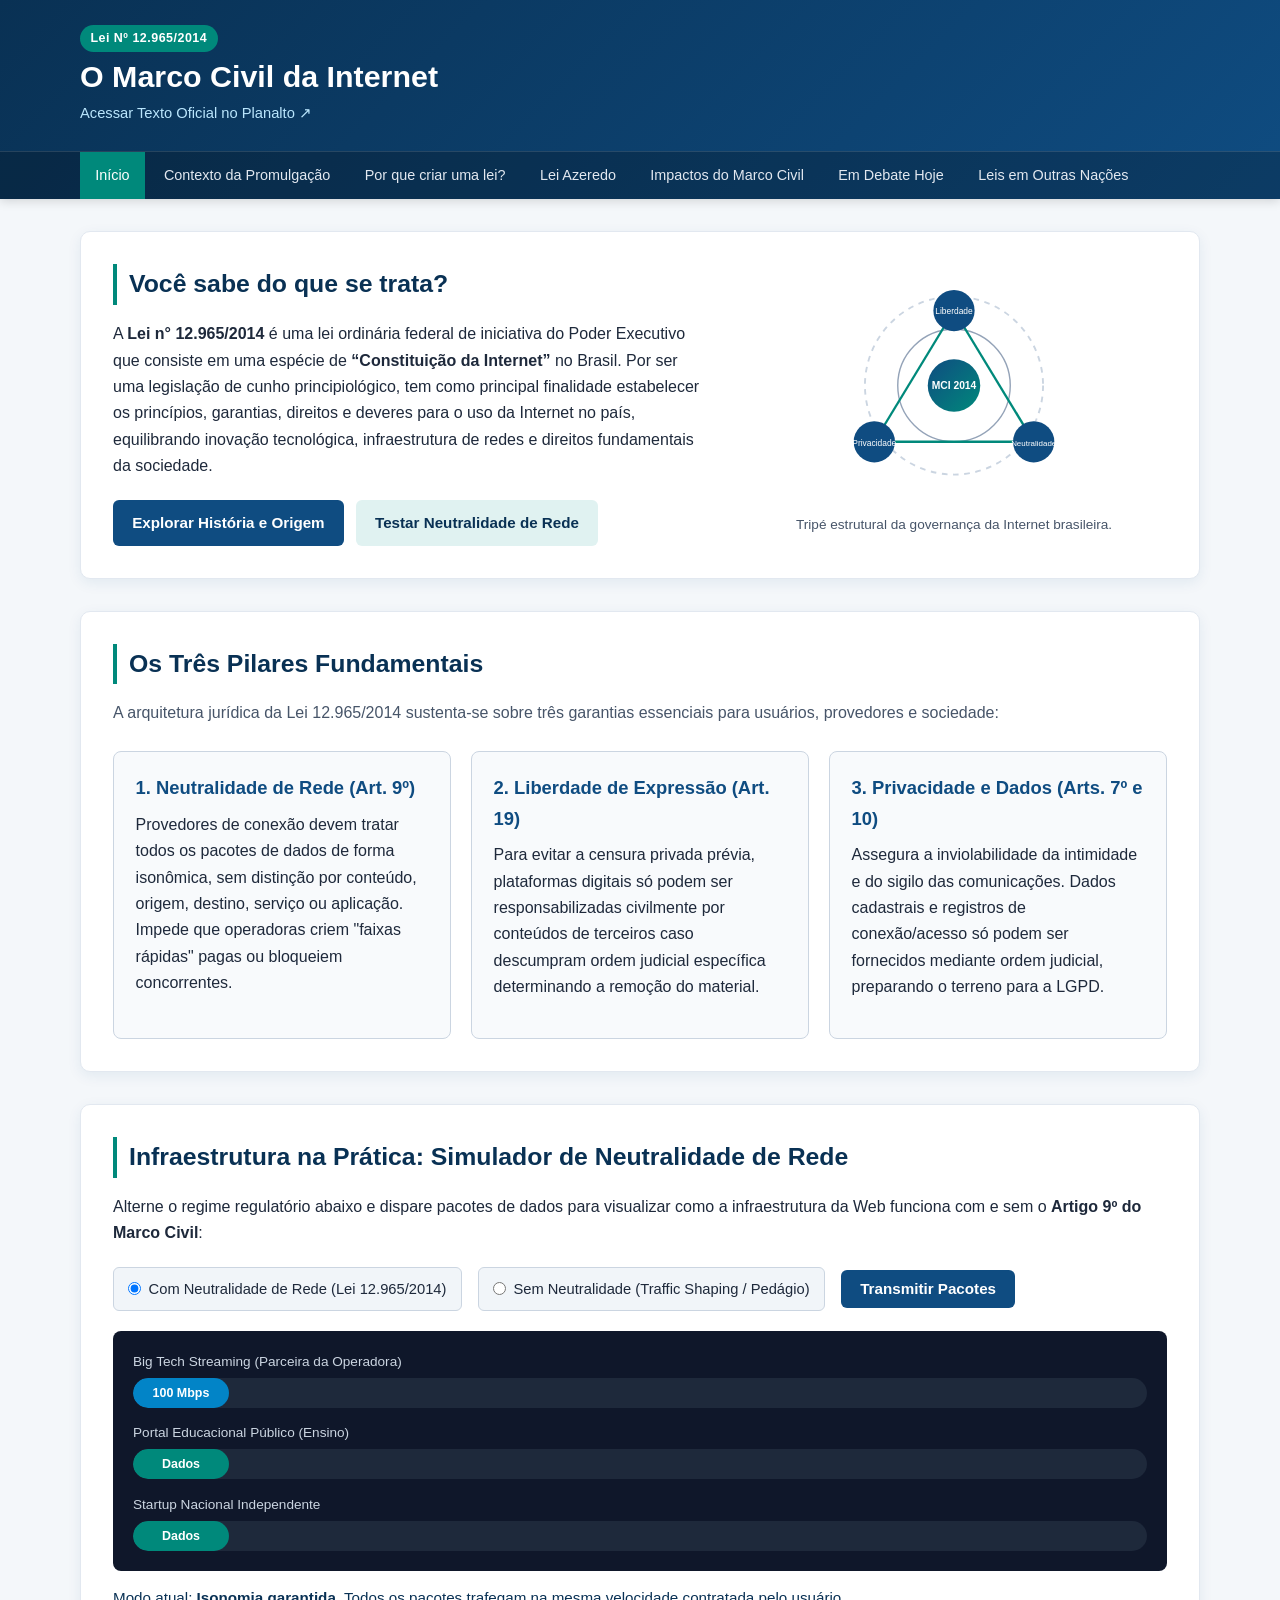
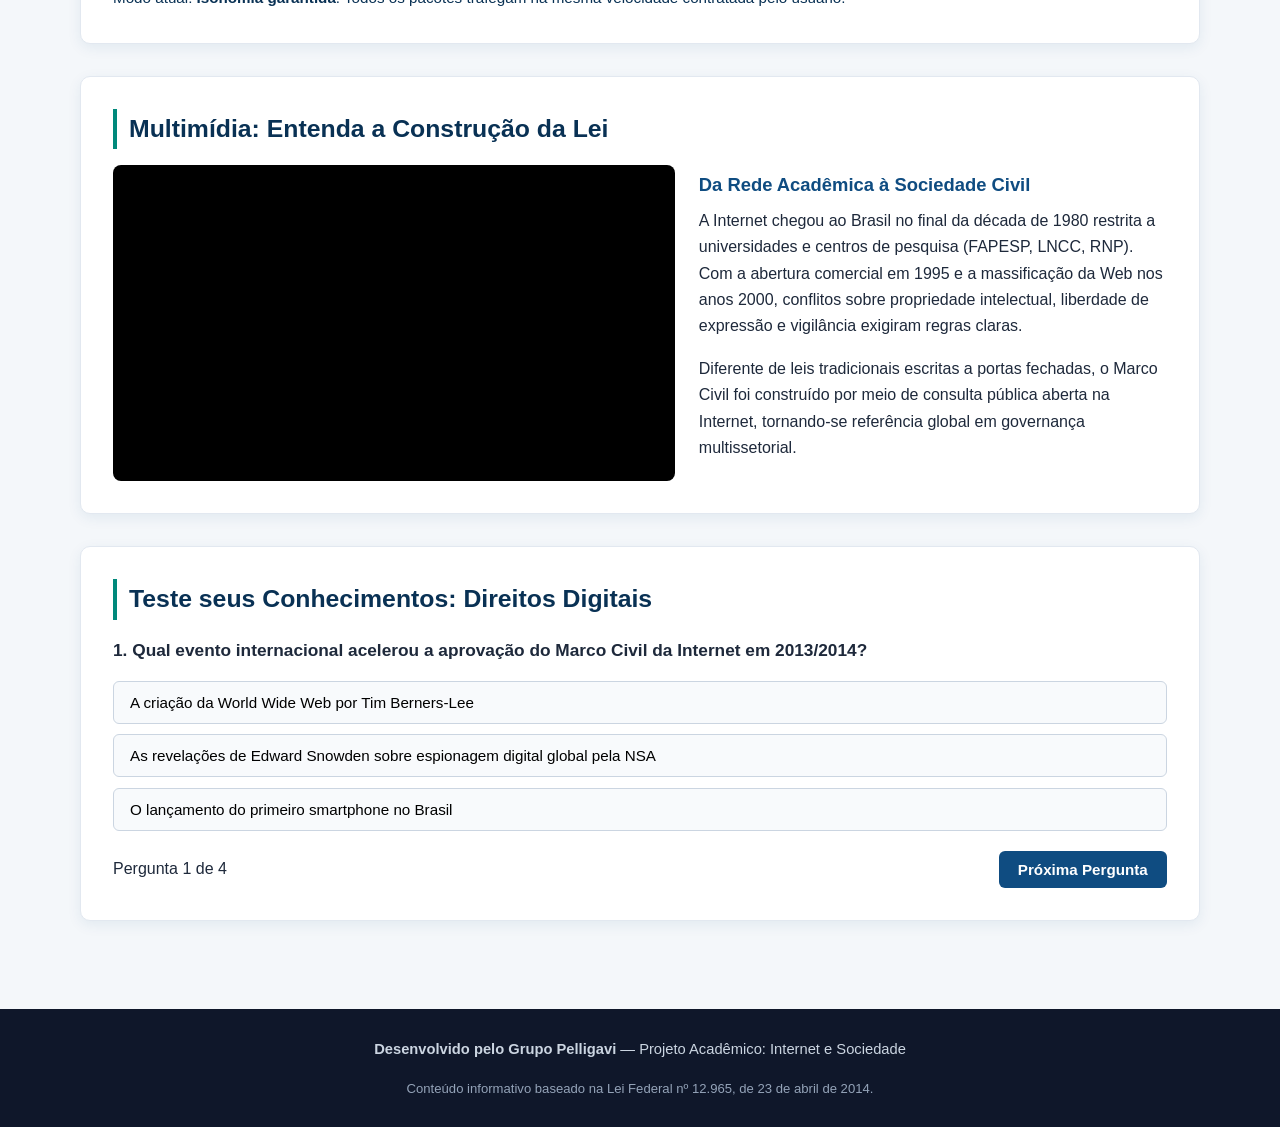
<file: index.html>
<!DOCTYPE html>
<html lang="pt-BR">
<head>
    <meta charset="UTF-8">
    <meta name="viewport" content="width=device-width, initial-scale=1.0">
    <meta name="description" content="Portal educativo sobre o Marco Civil da Internet (Lei nº 12.965/2014), infraestrutura de rede, direitos digitais e sociedade.">
    <title>Marco Civil da Internet | Internet e Sociedade</title>
    <link rel="stylesheet" href="css/style.css">
</head>
<body>
    <header class="site-header">
        <div class="container header-content">
            <div class="brand">
                <span class="badge">Lei Nº 12.965/2014</span>
                <h1>O Marco Civil da Internet</h1>
                <a class="official-link" href="https://www.planalto.gov.br/ccivil_03/_ato2011-2014/2014/lei/l12965.htm" target="_blank" rel="noopener noreferrer">
                    Acessar Texto Oficial no Planalto &#8599;
                </a>
            </div>
            <button class="menu-toggle" aria-label="Abrir menu de navegação" aria-expanded="false" aria-controls="main-nav">
                &#9776; Menu
            </button>
        </div>
        <nav id="main-nav" class="main-nav" aria-label="Navegação principal">
            <ul class="container nav-list">
                <li><a href="index.html" class="active">Início</a></li>
                <li><a href="origem.html#contexto">Contexto da Promulgação</a></li>
                <li><a href="origem.html#necessidade">Por que criar uma lei?</a></li>
                <li><a href="origem.html#lei-azeredo">Lei Azeredo</a></li>
                <li><a href="impactos-debates.html#impactos">Impactos do Marco Civil</a></li>
                <li><a href="impactos-debates.html#debates-hoje">Em Debate Hoje</a></li>
                <li><a href="mundo.html#outras-nacoes">Leis em Outras Nações</a></li>
            </ul>
        </nav>
    </header>

    <main class="container">
        <section class="hero-card fade-in">
            <div class="hero-text">
                <h2>Você sabe do que se trata?</h2>
                <p>
                    A <strong>Lei n° 12.965/2014</strong> é uma lei ordinária federal de iniciativa do Poder Executivo que consiste em uma espécie de <strong>“Constituição da Internet”</strong> no Brasil. Por ser uma legislação de cunho principiológico, tem como principal finalidade estabelecer os princípios, garantias, direitos e deveres para o uso da Internet no país, equilibrando inovação tecnológica, infraestrutura de redes e direitos fundamentais da sociedade.
                </p>
                <div class="hero-actions">
                    <a href="origem.html" class="btn btn-primary">Explorar História e Origem</a>
                    <a href="#simulador" class="btn btn-secondary">Testar Neutralidade de Rede</a>
                </div>
            </div>
            <figure class="hero-illustration">
                <svg viewBox="0 0 320 240" role="img" aria-label="Ilustração representando os três pilares do Marco Civil conectados à rede mundial">
                    <defs>
                        <linearGradient id="gradMain" x1="0%" y1="0%" x2="100%" y2="100%">
                            <stop offset="0%" stop-color="#0f4c81" />
                            <stop offset="100%" stop-color="#00897b" />
                        </linearGradient>
                    </defs>
                    <circle cx="160" cy="120" r="95" fill="none" stroke="#cbd5e1" stroke-width="2" stroke-dasharray="6 6" />
                    <circle cx="160" cy="120" r="60" fill="none" stroke="#94a3b8" stroke-width="1.5" />
                    <line x1="160" y1="40" x2="75" y2="180" stroke="#00897b" stroke-width="2.5" />
                    <line x1="160" y1="40" x2="245" y2="180" stroke="#00897b" stroke-width="2.5" />
                    <line x1="75" y1="180" x2="245" y2="180" stroke="#00897b" stroke-width="2.5" />
                    <circle cx="160" cy="120" r="28" fill="url(#gradMain)" />
                    <text x="160" y="124" text-anchor="middle" fill="#ffffff" font-size="11" font-weight="bold">MCI 2014</text>
                    <circle cx="160" cy="40" r="22" fill="#0f4c81" />
                    <text x="160" y="44" text-anchor="middle" fill="#ffffff" font-size="9">Liberdade</text>
                    <circle cx="75" cy="180" r="22" fill="#0f4c81" />
                    <text x="75" y="184" text-anchor="middle" fill="#ffffff" font-size="9">Privacidade</text>
                    <circle cx="245" cy="180" r="22" fill="#0f4c81" />
                    <text x="245" y="184" text-anchor="middle" fill="#ffffff" font-size="8.5">Neutralidade</text>
                </svg>
                <figcaption>Tripé estrutural da governança da Internet brasileira.</figcaption>
            </figure>
        </section>

        <section class="section-block">
            <h2>Os Três Pilares Fundamentais</h2>
            <p class="section-subtitle">A arquitetura jurídica da Lei 12.965/2014 sustenta-se sobre três garantias essenciais para usuários, provedores e sociedade:</p>
            <div class="cards-grid">
                <article class="card">
                    <h3>1. Neutralidade de Rede (Art. 9º)</h3>
                    <p>Provedores de conexão devem tratar todos os pacotes de dados de forma isonômica, sem distinção por conteúdo, origem, destino, serviço ou aplicação. Impede que operadoras criem "faixas rápidas" pagas ou bloqueiem concorrentes.</p>
                </article>
                <article class="card">
                    <h3>2. Liberdade de Expressão (Art. 19)</h3>
                    <p>Para evitar a censura privada prévia, plataformas digitais só podem ser responsabilizadas civilmente por conteúdos de terceiros caso descumpram ordem judicial específica determinando a remoção do material.</p>
                </article>
                <article class="card">
                    <h3>3. Privacidade e Dados (Arts. 7º e 10)</h3>
                    <p>Assegura a inviolabilidade da intimidade e do sigilo das comunicações. Dados cadastrais e registros de conexão/acesso só podem ser fornecidos mediante ordem judicial, preparando o terreno para a LGPD.</p>
                </article>
            </div>
        </section>

        <section id="simulador" class="section-block simulator-box">
            <h2>Infraestrutura na Prática: Simulador de Neutralidade de Rede</h2>
            <p>Alterne o regime regulatório abaixo e dispare pacotes de dados para visualizar como a infraestrutura da Web funciona com e sem o <strong>Artigo 9º do Marco Civil</strong>:</p>
            
            <div class="sim-controls">
                <label class="radio-pill">
                    <input type="radio" name="neutrality-mode" value="on" checked>
                    <span>Com Neutralidade de Rede (Lei 12.965/2014)</span>
                </label>
                <label class="radio-pill">
                    <input type="radio" name="neutrality-mode" value="off">
                    <span>Sem Neutralidade (Traffic Shaping / Pedágio)</span>
                </label>
                <button id="btn-simulate" type="button" class="btn btn-primary">Transmitir Pacotes</button>
            </div>

            <div class="network-lanes" aria-live="polite">
                <div class="lane">
                    <span class="lane-label">Big Tech Streaming (Parceira da Operadora)</span>
                    <div class="track"><div class="packet packet-fast" id="pkt-1">100 Mbps</div></div>
                </div>
                <div class="lane">
                    <span class="lane-label">Portal Educacional Público (Ensino)</span>
                    <div class="track"><div class="packet packet-edu" id="pkt-2">Dados</div></div>
                </div>
                <div class="lane">
                    <span class="lane-label">Startup Nacional Independente</span>
                    <div class="track"><div class="packet packet-startup" id="pkt-3">Dados</div></div>
                </div>
            </div>
            <p id="sim-feedback" class="sim-feedback">Modo atual: <strong>Isonomia garantida</strong>. Todos os pacotes trafegam na mesma velocidade contratada pelo usuário.</p>
        </section>

        <section class="section-block media-section">
            <h2>Multimídia: Entenda a Construção da Lei</h2>
            <div class="media-grid">
                <div class="video-wrapper">
                    <iframe 
                        src="https://www.youtube-nocookie.com/embed/62k5x37qH1Q" 
                        title="Explicação institucional sobre o Marco Civil da Internet" 
                        allow="accelerometer; autoplay; clipboard-write; encrypted-media; gyroscope; picture-in-picture" 
                        allowfullscreen>
                    </iframe>
                </div>
                <div class="media-notes">
                    <h3>Da Rede Acadêmica à Sociedade Civil</h3>
                    <p>
                        A Internet chegou ao Brasil no final da década de 1980 restrita a universidades e centros de pesquisa (FAPESP, LNCC, RNP). Com a abertura comercial em 1995 e a massificação da Web nos anos 2000, conflitos sobre propriedade intelectual, liberdade de expressão e vigilância exigiram regras claras.
                    </p>
                    <p>
                        Diferente de leis tradicionais escritas a portas fechadas, o Marco Civil foi construído por meio de consulta pública aberta na Internet, tornando-se referência global em governança multissetorial.
                    </p>
                </div>
            </div>
        </section>

        <section class="section-block quiz-box">
            <h2>Teste seus Conhecimentos: Direitos Digitais</h2>
            <div id="quiz-container">
                <p id="quiz-question" class="quiz-question"></p>
                <div id="quiz-options" class="quiz-options"></div>
                <div id="quiz-explanation" class="quiz-explanation" hidden></div>
                <div class="quiz-footer">
                    <span id="quiz-progress"></span>
                    <button id="btn-next-question" type="button" class="btn btn-primary" hidden>Próxima Pergunta</button>
                </div>
            </div>
        </section>
    </main>

    <footer class="site-footer">
        <div class="container footer-content">
            <p><strong>Desenvolvido pelo Grupo Pelligavi</strong> &mdash; Projeto Acadêmico: Internet e Sociedade</p>
            <p class="footer-note">Conteúdo informativo baseado na Lei Federal nº 12.965, de 23 de abril de 2014.</p>
        </div>
    </footer>

    <script src="js/script.js"></script>
</body>
</html>
</file>
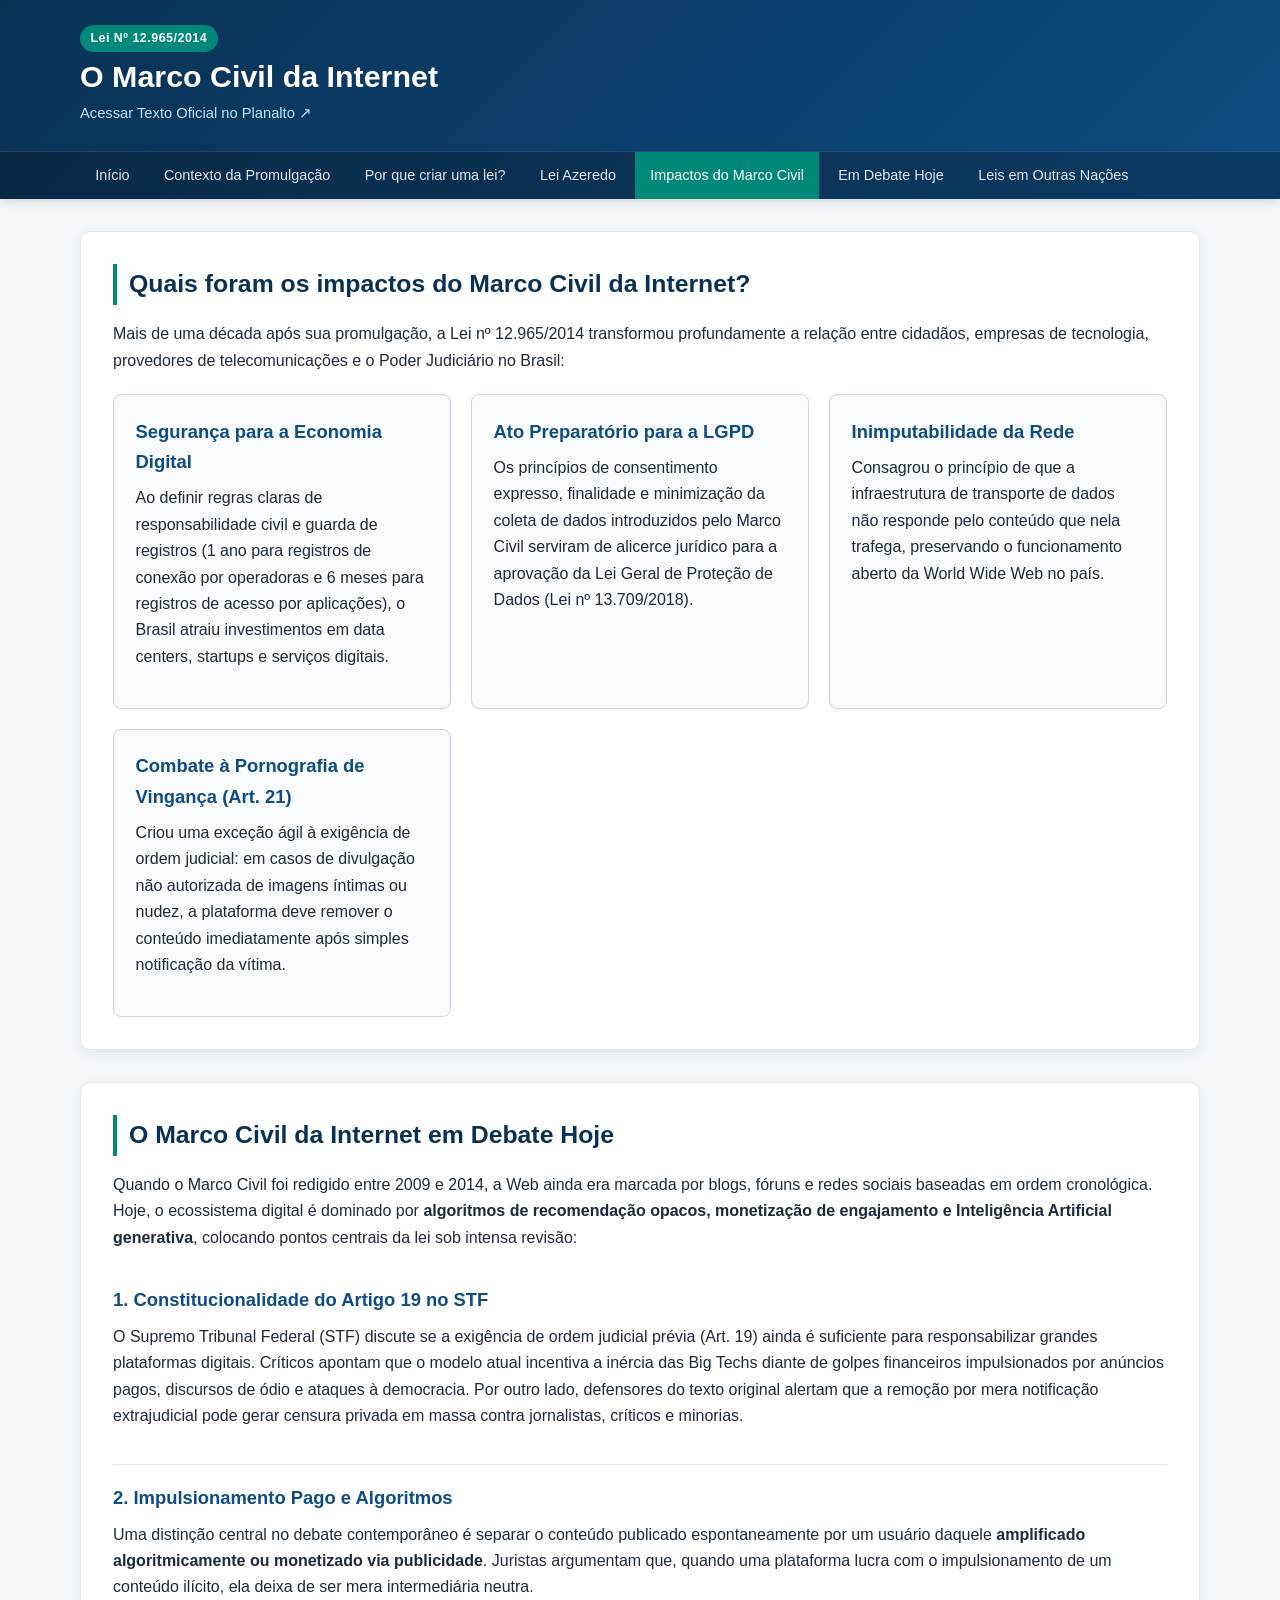
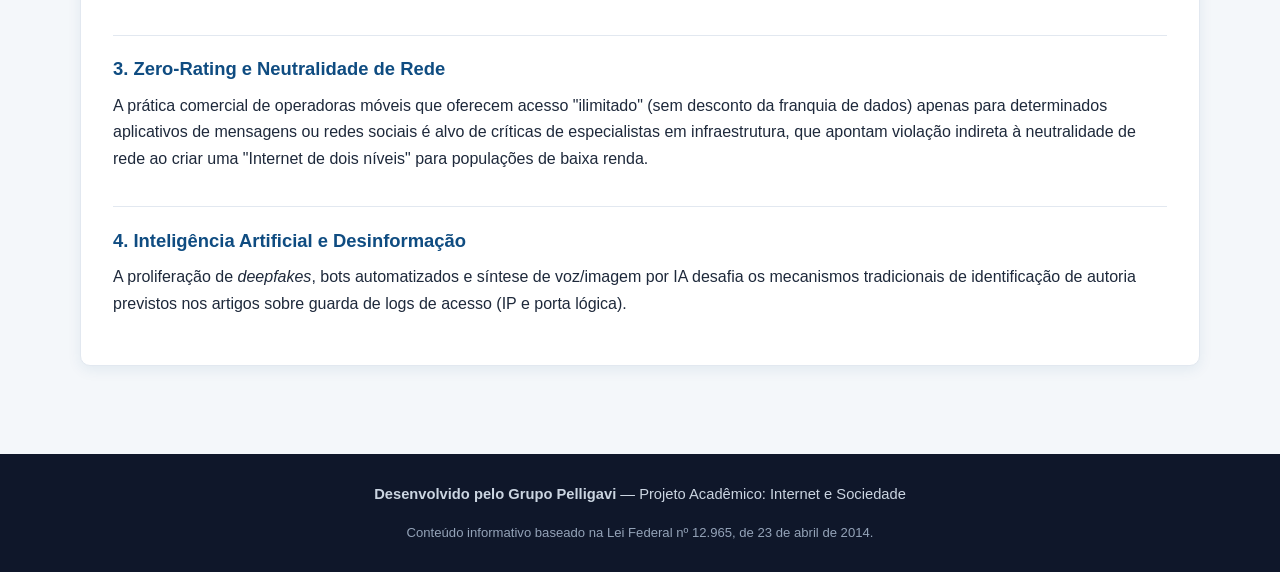
<file: impactos-debates.html>
<!DOCTYPE html>
<html lang="pt-BR">
<head>
    <meta charset="UTF-8">
    <meta name="viewport" content="width=device-width, initial-scale=1.0">
    <meta name="description" content="Impactos do Marco Civil da Internet na sociedade brasileira e os debates contemporâneos sobre o Artigo 19, STF e Inteligência Artificial.">
    <title>Impactos e Debates Atuais | Marco Civil da Internet</title>
    <link rel="stylesheet" href="css/style.css">
</head>
<body>
    <header class="site-header">
        <div class="container header-content">
            <div class="brand">
                <span class="badge">Lei Nº 12.965/2014</span>
                <h1>O Marco Civil da Internet</h1>
                <a class="official-link" href="https://www.planalto.gov.br/ccivil_03/_ato2011-2014/2014/lei/l12965.htm" target="_blank" rel="noopener noreferrer">
                    Acessar Texto Oficial no Planalto &#8599;
                </a>
            </div>
            <button class="menu-toggle" aria-label="Abrir menu de navegação" aria-expanded="false" aria-controls="main-nav">
                &#9776; Menu
            </button>
        </div>
        <nav id="main-nav" class="main-nav" aria-label="Navegação principal">
            <ul class="container nav-list">
                <li><a href="index.html">Início</a></li>
                <li><a href="origem.html#contexto">Contexto da Promulgação</a></li>
                <li><a href="origem.html#necessidade">Por que criar uma lei?</a></li>
                <li><a href="origem.html#lei-azeredo">Lei Azeredo</a></li>
                <li><a href="impactos-debates.html#impactos" class="active">Impactos do Marco Civil</a></li>
                <li><a href="impactos-debates.html#debates-hoje">Em Debate Hoje</a></li>
                <li><a href="mundo.html#outras-nacoes">Leis em Outras Nações</a></li>
            </ul>
        </nav>
    </header>

    <main class="container">
        <section id="impactos" class="section-block fade-in">
            <h2>Quais foram os impactos do Marco Civil da Internet?</h2>
            <p>
                Mais de uma década após sua promulgação, a Lei nº 12.965/2014 transformou profundamente a relação entre cidadãos, empresas de tecnologia, provedores de telecomunicações e o Poder Judiciário no Brasil:
            </p>
            <div class="cards-grid">
                <article class="card">
                    <h3>Segurança para a Economia Digital</h3>
                    <p>Ao definir regras claras de responsabilidade civil e guarda de registros (1 ano para registros de conexão por operadoras e 6 meses para registros de acesso por aplicações), o Brasil atraiu investimentos em data centers, startups e serviços digitais.</p>
                </article>
                <article class="card">
                    <h3>Ato Preparatório para a LGPD</h3>
                    <p>Os princípios de consentimento expresso, finalidade e minimização da coleta de dados introduzidos pelo Marco Civil serviram de alicerce jurídico para a aprovação da Lei Geral de Proteção de Dados (Lei nº 13.709/2018).</p>
                </article>
                <article class="card">
                    <h3>Inimputabilidade da Rede</h3>
                    <p>Consagrou o princípio de que a infraestrutura de transporte de dados não responde pelo conteúdo que nela trafega, preservando o funcionamento aberto da World Wide Web no país.</p>
                </article>
                <article class="card">
                    <h3>Combate à Pornografia de Vingança (Art. 21)</h3>
                    <p>Criou uma exceção ágil à exigência de ordem judicial: em casos de divulgação não autorizada de imagens íntimas ou nudez, a plataforma deve remover o conteúdo imediatamente após simples notificação da vítima.</p>
                </article>
            </div>
        </section>

        <section id="debates-hoje" class="section-block">
            <h2>O Marco Civil da Internet em Debate Hoje</h2>
            <p>
                Quando o Marco Civil foi redigido entre 2009 e 2014, a Web ainda era marcada por blogs, fóruns e redes sociais baseadas em ordem cronológica. Hoje, o ecossistema digital é dominado por <strong>algoritmos de recomendação opacos, monetização de engajamento e Inteligência Artificial generativa</strong>, colocando pontos centrais da lei sob intensa revisão:
            </p>

            <div class="debate-list">
                <article class="debate-item">
                    <h3>1. Constitucionalidade do Artigo 19 no STF</h3>
                    <p>
                        O Supremo Tribunal Federal (STF) discute se a exigência de ordem judicial prévia (Art. 19) ainda é suficiente para responsabilizar grandes plataformas digitais. Críticos apontam que o modelo atual incentiva a inércia das Big Techs diante de golpes financeiros impulsionados por anúncios pagos, discursos de ódio e ataques à democracia. Por outro lado, defensores do texto original alertam que a remoção por mera notificação extrajudicial pode gerar censura privada em massa contra jornalistas, críticos e minorias.
                    </p>
                </article>

                <article class="debate-item">
                    <h3>2. Impulsionamento Pago e Algoritmos</h3>
                    <p>
                        Uma distinção central no debate contemporâneo é separar o conteúdo publicado espontaneamente por um usuário daquele <strong>amplificado algoritmicamente ou monetizado via publicidade</strong>. Juristas argumentam que, quando uma plataforma lucra com o impulsionamento de um conteúdo ilícito, ela deixa de ser mera intermediária neutra.
                    </p>
                </article>

                <article class="debate-item">
                    <h3>3. Zero-Rating e Neutralidade de Rede</h3>
                    <p>
                        A prática comercial de operadoras móveis que oferecem acesso "ilimitado" (sem desconto da franquia de dados) apenas para determinados aplicativos de mensagens ou redes sociais é alvo de críticas de especialistas em infraestrutura, que apontam violação indireta à neutralidade de rede ao criar uma "Internet de dois níveis" para populações de baixa renda.
                    </p>
                </article>

                <article class="debate-item">
                    <h3>4. Inteligência Artificial e Desinformação</h3>
                    <p>
                        A proliferação de <em>deepfakes</em>, bots automatizados e síntese de voz/imagem por IA desafia os mecanismos tradicionais de identificação de autoria previstos nos artigos sobre guarda de logs de acesso (IP e porta lógica).
                    </p>
                </article>
            </div>
        </section>
    </main>

    <footer class="site-footer">
        <div class="container footer-content">
            <p><strong>Desenvolvido pelo Grupo Pelligavi</strong> &mdash; Projeto Acadêmico: Internet e Sociedade</p>
            <p class="footer-note">Conteúdo informativo baseado na Lei Federal nº 12.965, de 23 de abril de 2014.</p>
        </div>
    </footer>

    <script src="js/script.js"></script>
</body>
</html>
</file>
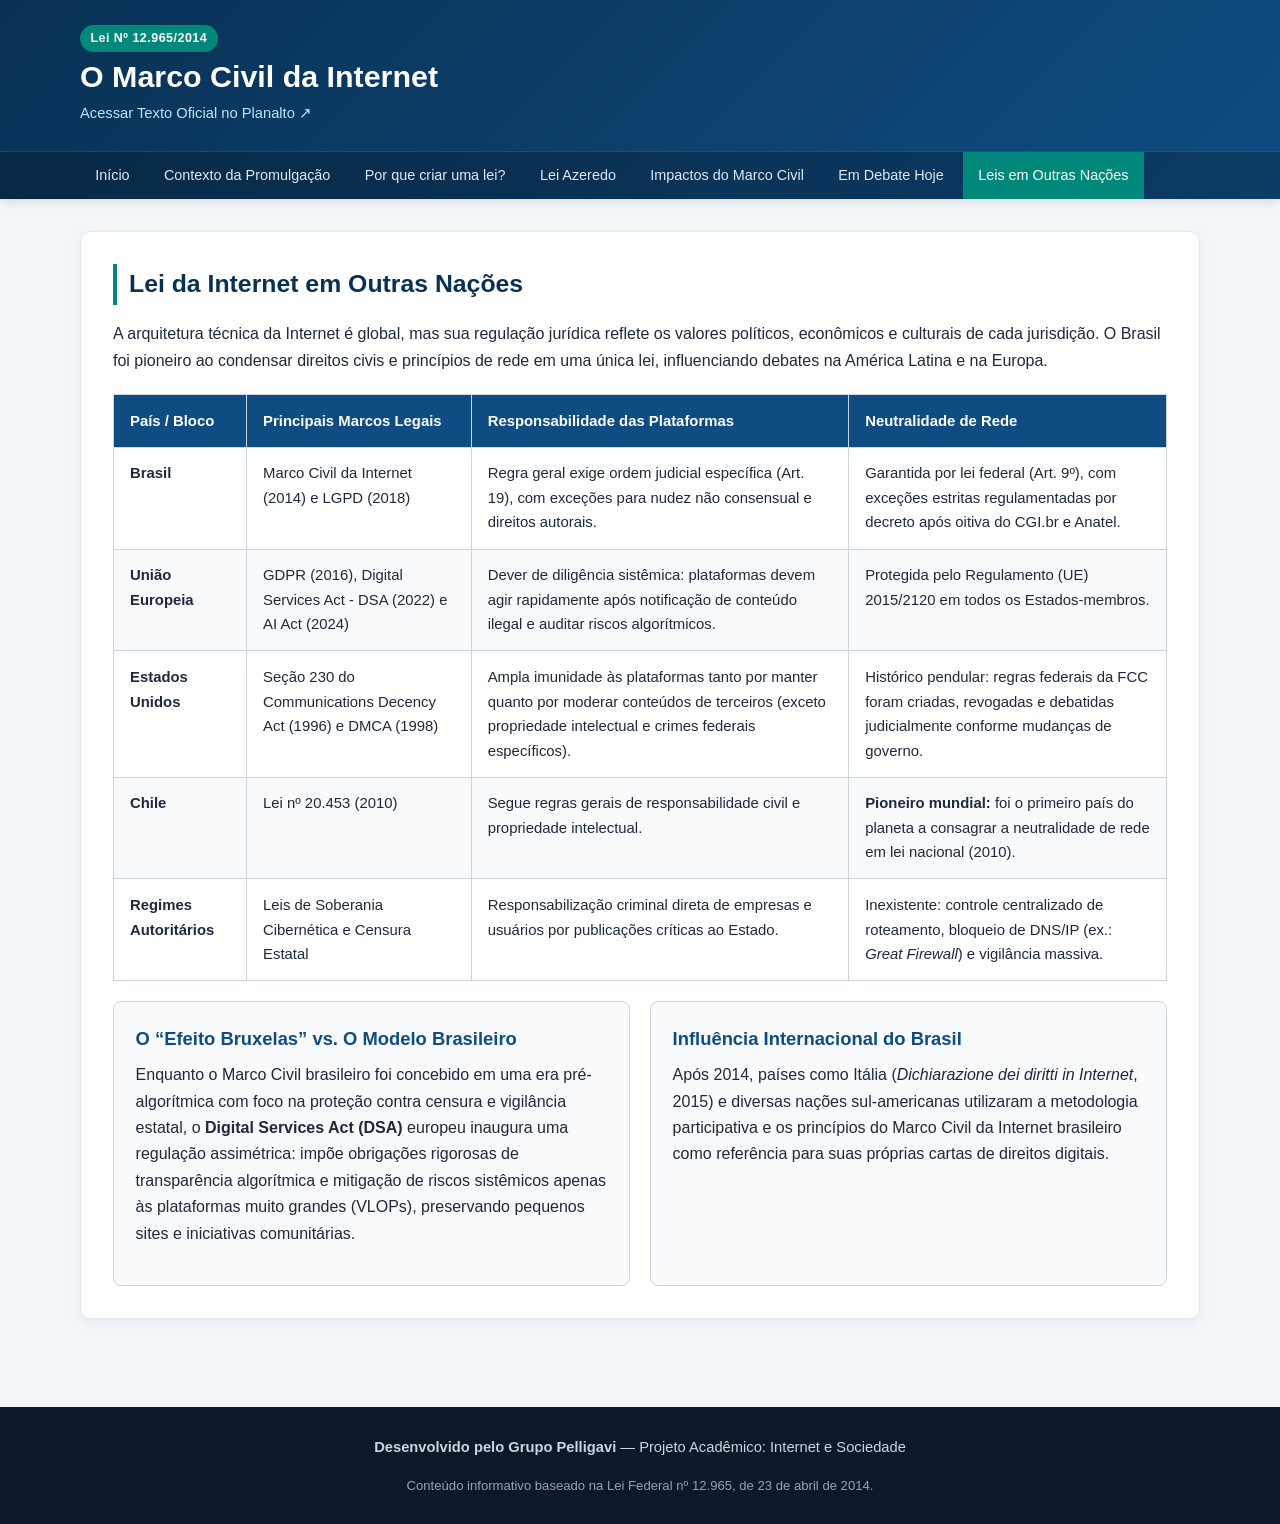
<file: mundo.html>
<!DOCTYPE html>
<html lang="pt-BR">
<head>
    <meta charset="UTF-8">
    <meta name="viewport" content="width=device-width, initial-scale=1.0">
    <meta name="description" content="Comparativo entre o Marco Civil da Internet brasileiro e as legislações digitais dos Estados Unidos, União Europeia e outros países.">
    <title>Leis em Outras Nações | Marco Civil da Internet</title>
    <link rel="stylesheet" href="css/style.css">
</head>
<body>
    <header class="site-header">
        <div class="container header-content">
            <div class="brand">
                <span class="badge">Lei Nº 12.965/2014</span>
                <h1>O Marco Civil da Internet</h1>
                <a class="official-link" href="https://www.planalto.gov.br/ccivil_03/_ato2011-2014/2014/lei/l12965.htm" target="_blank" rel="noopener noreferrer">
                    Acessar Texto Oficial no Planalto &#8599;
                </a>
            </div>
            <button class="menu-toggle" aria-label="Abrir menu de navegação" aria-expanded="false" aria-controls="main-nav">
                &#9776; Menu
            </button>
        </div>
        <nav id="main-nav" class="main-nav" aria-label="Navegação principal">
            <ul class="container nav-list">
                <li><a href="index.html">Início</a></li>
                <li><a href="origem.html#contexto">Contexto da Promulgação</a></li>
                <li><a href="origem.html#necessidade">Por que criar uma lei?</a></li>
                <li><a href="origem.html#lei-azeredo">Lei Azeredo</a></li>
                <li><a href="impactos-debates.html#impactos">Impactos do Marco Civil</a></li>
                <li><a href="impactos-debates.html#debates-hoje">Em Debate Hoje</a></li>
                <li><a href="mundo.html#outras-nacoes" class="active">Leis em Outras Nações</a></li>
            </ul>
        </nav>
    </header>

    <main class="container">
        <section id="outras-nacoes" class="section-block fade-in">
            <h2>Lei da Internet em Outras Nações</h2>
            <p>
                A arquitetura técnica da Internet é global, mas sua regulação jurídica reflete os valores políticos, econômicos e culturais de cada jurisdição. O Brasil foi pioneiro ao condensar direitos civis e princípios de rede em uma única lei, influenciando debates na América Latina e na Europa.
            </p>

            <div class="table-responsive">
                <table class="data-table">
                    <thead>
                        <tr>
                            <th>País / Bloco</th>
                            <th>Principais Marcos Legais</th>
                            <th>Responsabilidade das Plataformas</th>
                            <th>Neutralidade de Rede</th>
                        </tr>
                    </thead>
                    <tbody>
                        <tr>
                            <td><strong>Brasil</strong></td>
                            <td>Marco Civil da Internet (2014) e LGPD (2018)</td>
                            <td>Regra geral exige ordem judicial específica (Art. 19), com exceções para nudez não consensual e direitos autorais.</td>
                            <td>Garantida por lei federal (Art. 9º), com exceções estritas regulamentadas por decreto após oitiva do CGI.br e Anatel.</td>
                        </tr>
                        <tr>
                            <td><strong>União Europeia</strong></td>
                            <td>GDPR (2016), Digital Services Act - DSA (2022) e AI Act (2024)</td>
                            <td>Dever de diligência sistêmica: plataformas devem agir rapidamente após notificação de conteúdo ilegal e auditar riscos algorítmicos.</td>
                            <td>Protegida pelo Regulamento (UE) 2015/2120 em todos os Estados-membros.</td>
                        </tr>
                        <tr>
                            <td><strong>Estados Unidos</strong></td>
                            <td>Seção 230 do Communications Decency Act (1996) e DMCA (1998)</td>
                            <td>Ampla imunidade às plataformas tanto por manter quanto por moderar conteúdos de terceiros (exceto propriedade intelectual e crimes federais específicos).</td>
                            <td>Histórico pendular: regras federais da FCC foram criadas, revogadas e debatidas judicialmente conforme mudanças de governo.</td>
                        </tr>
                        <tr>
                            <td><strong>Chile</strong></td>
                            <td>Lei nº 20.453 (2010)</td>
                            <td>Segue regras gerais de responsabilidade civil e propriedade intelectual.</td>
                            <td><strong>Pioneiro mundial:</strong> foi o primeiro país do planeta a consagrar a neutralidade de rede em lei nacional (2010).</td>
                        </tr>
                        <tr>
                            <td><strong>Regimes Autoritários</strong></td>
                            <td>Leis de Soberania Cibernética e Censura Estatal</td>
                            <td>Responsabilização criminal direta de empresas e usuários por publicações críticas ao Estado.</td>
                            <td>Inexistente: controle centralizado de roteamento, bloqueio de DNS/IP (ex.: <em>Great Firewall</em>) e vigilância massiva.</td>
                        </tr>
                    </tbody>
                </table>
            </div>

            <div class="callout-grid">
                <article class="card">
                    <h3>O “Efeito Bruxelas” vs. O Modelo Brasileiro</h3>
                    <p>
                        Enquanto o Marco Civil brasileiro foi concebido em uma era pré-algorítmica com foco na proteção contra censura e vigilância estatal, o <strong>Digital Services Act (DSA)</strong> europeu inaugura uma regulação assimétrica: impõe obrigações rigorosas de transparência algorítmica e mitigação de riscos sistêmicos apenas às plataformas muito grandes (VLOPs), preservando pequenos sites e iniciativas comunitárias.
                    </p>
                </article>
                <article class="card">
                    <h3>Influência Internacional do Brasil</h3>
                    <p>
                        Após 2014, países como Itália (<em>Dichiarazione dei diritti in Internet</em>, 2015) e diversas nações sul-americanas utilizaram a metodologia participativa e os princípios do Marco Civil da Internet brasileiro como referência para suas próprias cartas de direitos digitais.
                    </p>
                </article>
            </div>
        </section>
    </main>

    <footer class="site-footer">
        <div class="container footer-content">
            <p><strong>Desenvolvido pelo Grupo Pelligavi</strong> &mdash; Projeto Acadêmico: Internet e Sociedade</p>
            <p class="footer-note">Conteúdo informativo baseado na Lei Federal nº 12.965, de 23 de abril de 2014.</p>
        </div>
    </footer>

    <script src="js/script.js"></script>
</body>
</html>
</file>
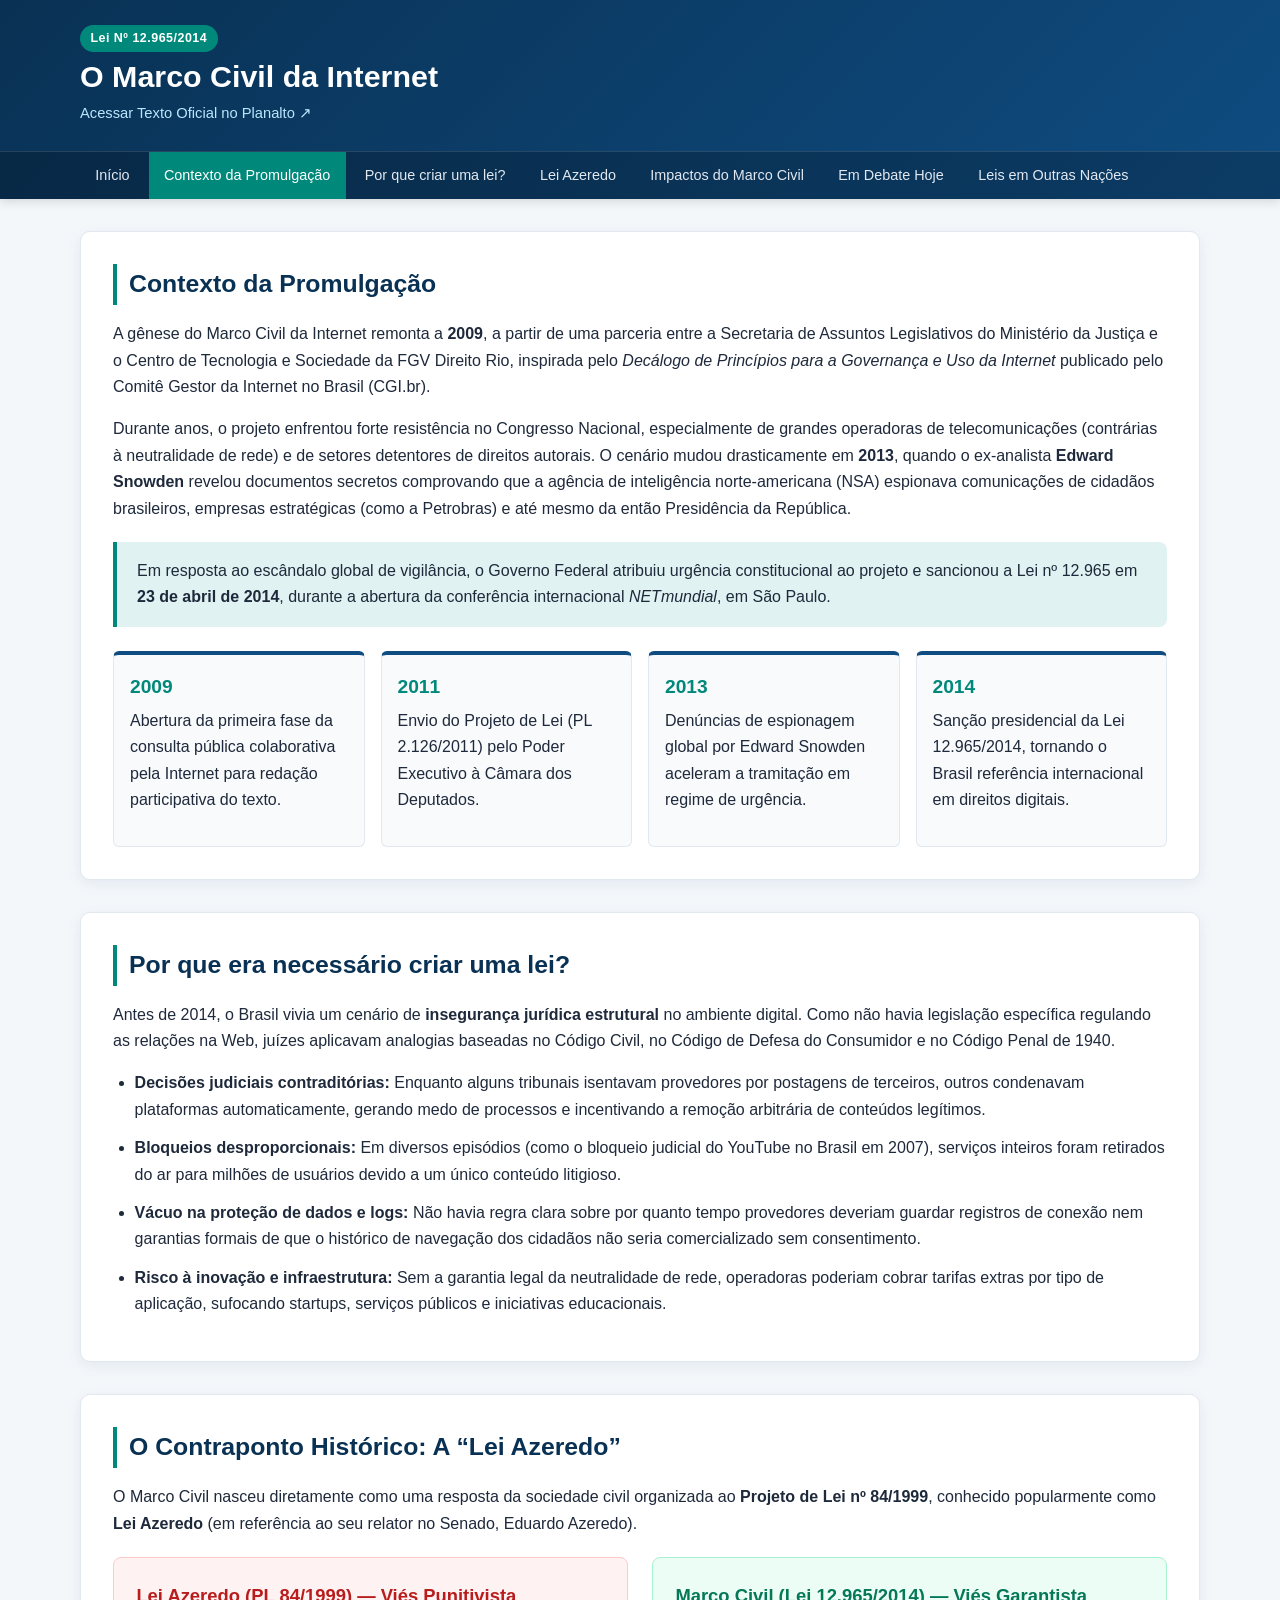
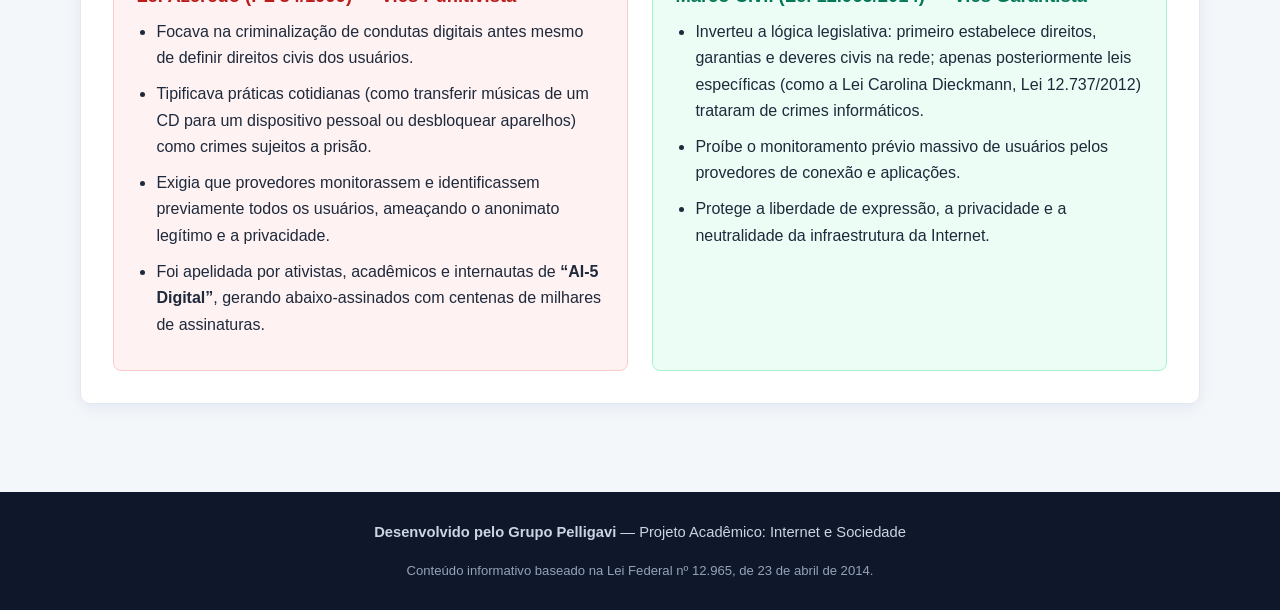
<file: origem.html>
<!DOCTYPE html>
<html lang="pt-BR">
<head>
    <meta charset="UTF-8">
    <meta name="viewport" content="width=device-width, initial-scale=1.0">
    <meta name="description" content="História do Marco Civil da Internet, contexto de promulgação, vácuo jurídico e o embate contra a Lei Azeredo.">
    <title>História e Origem | Marco Civil da Internet</title>
    <link rel="stylesheet" href="css/style.css">
</head>
<body>
    <header class="site-header">
        <div class="container header-content">
            <div class="brand">
                <span class="badge">Lei Nº 12.965/2014</span>
                <h1>O Marco Civil da Internet</h1>
                <a class="official-link" href="https://www.planalto.gov.br/ccivil_03/_ato2011-2014/2014/lei/l12965.htm" target="_blank" rel="noopener noreferrer">
                    Acessar Texto Oficial no Planalto &#8599;
                </a>
            </div>
            <button class="menu-toggle" aria-label="Abrir menu de navegação" aria-expanded="false" aria-controls="main-nav">
                &#9776; Menu
            </button>
        </div>
        <nav id="main-nav" class="main-nav" aria-label="Navegação principal">
            <ul class="container nav-list">
                <li><a href="index.html">Início</a></li>
                <li><a href="origem.html#contexto" class="active">Contexto da Promulgação</a></li>
                <li><a href="origem.html#necessidade">Por que criar uma lei?</a></li>
                <li><a href="origem.html#lei-azeredo">Lei Azeredo</a></li>
                <li><a href="impactos-debates.html#impactos">Impactos do Marco Civil</a></li>
                <li><a href="impactos-debates.html#debates-hoje">Em Debate Hoje</a></li>
                <li><a href="mundo.html#outras-nacoes">Leis em Outras Nações</a></li>
            </ul>
        </nav>
    </header>

    <main class="container">
        <section id="contexto" class="section-block fade-in">
            <h2>Contexto da Promulgação</h2>
            <p>
                A gênese do Marco Civil da Internet remonta a <strong>2009</strong>, a partir de uma parceria entre a Secretaria de Assuntos Legislativos do Ministério da Justiça e o Centro de Tecnologia e Sociedade da FGV Direito Rio, inspirada pelo <em>Decálogo de Princípios para a Governança e Uso da Internet</em> publicado pelo Comitê Gestor da Internet no Brasil (CGI.br).
            </p>
            <p>
                Durante anos, o projeto enfrentou forte resistência no Congresso Nacional, especialmente de grandes operadoras de telecomunicações (contrárias à neutralidade de rede) e de setores detentores de direitos autorais. O cenário mudou drasticamente em <strong>2013</strong>, quando o ex-analista <strong>Edward Snowden</strong> revelou documentos secretos comprovando que a agência de inteligência norte-americana (NSA) espionava comunicações de cidadãos brasileiros, empresas estratégicas (como a Petrobras) e até mesmo da então Presidência da República.
            </p>
            <blockquote class="callout">
                Em resposta ao escândalo global de vigilância, o Governo Federal atribuiu urgência constitucional ao projeto e sancionou a Lei nº 12.965 em <strong>23 de abril de 2014</strong>, durante a abertura da conferência internacional <em>NETmundial</em>, em São Paulo.
            </blockquote>

            <div class="timeline">
                <div class="timeline-item">
                    <span class="year">2009</span>
                    <p>Abertura da primeira fase da consulta pública colaborativa pela Internet para redação participativa do texto.</p>
                </div>
                <div class="timeline-item">
                    <span class="year">2011</span>
                    <p>Envio do Projeto de Lei (PL 2.126/2011) pelo Poder Executivo à Câmara dos Deputados.</p>
                </div>
                <div class="timeline-item">
                    <span class="year">2013</span>
                    <p>Denúncias de espionagem global por Edward Snowden aceleram a tramitação em regime de urgência.</p>
                </div>
                <div class="timeline-item">
                    <span class="year">2014</span>
                    <p>Sanção presidencial da Lei 12.965/2014, tornando o Brasil referência internacional em direitos digitais.</p>
                </div>
            </div>
        </section>

        <section id="necessidade" class="section-block">
            <h2>Por que era necessário criar uma lei?</h2>
            <p>
                Antes de 2014, o Brasil vivia um cenário de <strong>insegurança jurídica estrutural</strong> no ambiente digital. Como não havia legislação específica regulando as relações na Web, juízes aplicavam analogias baseadas no Código Civil, no Código de Defesa do Consumidor e no Código Penal de 1940.
            </p>
            <ul class="styled-list">
                <li><strong>Decisões judiciais contraditórias:</strong> Enquanto alguns tribunais isentavam provedores por postagens de terceiros, outros condenavam plataformas automaticamente, gerando medo de processos e incentivando a remoção arbitrária de conteúdos legítimos.</li>
                <li><strong>Bloqueios desproporcionais:</strong> Em diversos episódios (como o bloqueio judicial do YouTube no Brasil em 2007), serviços inteiros foram retirados do ar para milhões de usuários devido a um único conteúdo litigioso.</li>
                <li><strong>Vácuo na proteção de dados e logs:</strong> Não havia regra clara sobre por quanto tempo provedores deveriam guardar registros de conexão nem garantias formais de que o histórico de navegação dos cidadãos não seria comercializado sem consentimento.</li>
                <li><strong>Risco à inovação e infraestrutura:</strong> Sem a garantia legal da neutralidade de rede, operadoras poderiam cobrar tarifas extras por tipo de aplicação, sufocando startups, serviços públicos e iniciativas educacionais.</li>
            </ul>
        </section>

        <section id="lei-azeredo" class="section-block">
            <h2>O Contraponto Histórico: A “Lei Azeredo”</h2>
            <p>
                O Marco Civil nasceu diretamente como uma resposta da sociedade civil organizada ao <strong>Projeto de Lei nº 84/1999</strong>, conhecido popularmente como <strong>Lei Azeredo</strong> (em referência ao seu relator no Senado, Eduardo Azeredo).
            </p>
            <div class="comparison-box">
                <div class="comp-col comp-negative">
                    <h3>Lei Azeredo (PL 84/1999) &mdash; Viés Punitivista</h3>
                    <ul>
                        <li>Focava na criminalização de condutas digitais antes mesmo de definir direitos civis dos usuários.</li>
                        <li>Tipificava práticas cotidianas (como transferir músicas de um CD para um dispositivo pessoal ou desbloquear aparelhos) como crimes sujeitos a prisão.</li>
                        <li>Exigia que provedores monitorassem e identificassem previamente todos os usuários, ameaçando o anonimato legítimo e a privacidade.</li>
                        <li>Foi apelidada por ativistas, acadêmicos e internautas de <strong>“AI-5 Digital”</strong>, gerando abaixo-assinados com centenas de milhares de assinaturas.</li>
                    </ul>
                </div>
                <div class="comp-col comp-positive">
                    <h3>Marco Civil (Lei 12.965/2014) &mdash; Viés Garantista</h3>
                    <ul>
                        <li>Inverteu a lógica legislativa: primeiro estabelece direitos, garantias e deveres civis na rede; apenas posteriormente leis específicas (como a Lei Carolina Dieckmann, Lei 12.737/2012) trataram de crimes informáticos.</li>
                        <li>Proíbe o monitoramento prévio massivo de usuários pelos provedores de conexão e aplicações.</li>
                        <li>Protege a liberdade de expressão, a privacidade e a neutralidade da infraestrutura da Internet.</li>
                    </ul>
                </div>
            </div>
        </section>
    </main>

    <footer class="site-footer">
        <div class="container footer-content">
            <p><strong>Desenvolvido pelo Grupo Pelligavi</strong> &mdash; Projeto Acadêmico: Internet e Sociedade</p>
            <p class="footer-note">Conteúdo informativo baseado na Lei Federal nº 12.965, de 23 de abril de 2014.</p>
        </div>
    </footer>

    <script src="js/script.js"></script>
</body>
</html>
</file>
<file: css/style.css>
/* ==========================================================================
   Variáveis e Reset Básico (CSS3 Válido W3C)
   ========================================================================== */
:root {
    --primary: #0f4c81;
    --primary-dark: #093154;
    --accent: #00897b;
    --accent-light: #e0f2f1;
    --bg-body: #f4f7fa;
    --bg-surface: #ffffff;
    --text-main: #1e293b;
    --text-muted: #475569;
    --border-color: #cbd5e1;
    --danger: #b91c1c;
    --danger-bg: #fef2f2;
    --success: #047857;
    --success-bg: #ecfdf5;
    --radius: 10px;
    --shadow: 0 4px 14px rgba(15, 76, 129, 0.08);
}

* {
    box-sizing: border-box;
    margin: 0;
    padding: 0;
}

html {
    scroll-behavior: smooth;
}

body {
    font-family: -apple-system, BlinkMacSystemFont, "Segoe UI", Roboto, Oxygen, Ubuntu, Cantarell, sans-serif;
    background-color: var(--bg-body);
    color: var(--text-main);
    line-height: 1.65;
}

.container {
    width: 92%;
    max-width: 1120px;
    margin: 0 auto;
}

/* ==========================================================================
   Cabeçalho e Navegação
   ========================================================================== */
.site-header {
    background: linear-gradient(135deg, var(--primary-dark), var(--primary));
    color: #ffffff;
    box-shadow: 0 2px 10px rgba(0, 0, 0, 0.15);
}

.header-content {
    display: flex;
    justify-content: space-between;
    align-items: center;
    padding: 1.5rem 0;
    gap: 1rem;
}

.badge {
    display: inline-block;
    background-color: var(--accent);
    color: #ffffff;
    font-size: 0.78rem;
    font-weight: 700;
    padding: 0.2rem 0.65rem;
    border-radius: 999px;
    letter-spacing: 0.5px;
    margin-bottom: 0.4rem;
}

.brand h1 {
    font-size: 1.9rem;
    line-height: 1.2;
    margin-bottom: 0.35rem;
}

.official-link {
    color: #bae6fd;
    text-decoration: none;
    font-size: 0.92rem;
    font-weight: 500;
}

.official-link:hover {
    text-decoration: underline;
    color: #ffffff;
}

.menu-toggle {
    display: none;
    background: rgba(255, 255, 255, 0.15);
    color: #ffffff;
    border: 1px solid rgba(255, 255, 255, 0.35);
    padding: 0.55rem 0.9rem;
    border-radius: 6px;
    font-size: 1rem;
    cursor: pointer;
}

.main-nav {
    background-color: rgba(0, 0, 0, 0.22);
    border-top: 1px solid rgba(255, 255, 255, 0.12);
}

.nav-list {
    list-style: none;
    display: flex;
    flex-wrap: wrap;
    gap: 0.25rem;
}

.nav-list a {
    display: block;
    color: #e2e8f0;
    text-decoration: none;
    padding: 0.75rem 0.95rem;
    font-size: 0.9rem;
    font-weight: 500;
    transition: background-color 0.2s ease, color 0.2s ease;
}

.nav-list a:hover,
.nav-list a.active {
    background-color: var(--accent);
    color: #ffffff;
}

/* ==========================================================================
   Layout Principal e Seções
   ========================================================================== */
main {
    padding: 2rem 0 3.5rem;
}

.hero-card,
.section-block {
    background-color: var(--bg-surface);
    border-radius: var(--radius);
    padding: 2rem;
    margin-bottom: 2rem;
    box-shadow: var(--shadow);
    border: 1px solid #e2e8f0;
}

.hero-card {
    display: grid;
    grid-template-columns: 1.4fr 1fr;
    gap: 2rem;
    align-items: center;
}

h2 {
    color: var(--primary-dark);
    font-size: 1.55rem;
    margin-bottom: 1rem;
    border-left: 4px solid var(--accent);
    padding-left: 0.75rem;
}

h3 {
    color: var(--primary);
    font-size: 1.15rem;
    margin-bottom: 0.5rem;
}

p {
    margin-bottom: 1rem;
}

.section-subtitle {
    color: var(--text-muted);
    margin-bottom: 1.5rem;
}

.hero-actions {
    display: flex;
    flex-wrap: wrap;
    gap: 0.75rem;
    margin-top: 1.25rem;
}

.hero-illustration {
    text-align: center;
}

.hero-illustration svg {
    width: 100%;
    max-width: 300px;
    height: auto;
}

.hero-illustration figcaption {
    font-size: 0.85rem;
    color: var(--text-muted);
    margin-top: 0.5rem;
}

/* ==========================================================================
   Botões, Cards e Listas
   ========================================================================== */
.btn {
    display: inline-block;
    padding: 0.65rem 1.2rem;
    border-radius: 6px;
    font-weight: 600;
    font-size: 0.95rem;
    text-decoration: none;
    cursor: pointer;
    border: none;
    transition: transform 0.15s ease, background-color 0.2s ease;
}

.btn:hover {
    transform: translateY(-1px);
}

.btn-primary {
    background-color: var(--primary);
    color: #ffffff;
}

.btn-primary:hover {
    background-color: var(--primary-dark);
}

.btn-secondary {
    background-color: var(--accent-light);
    color: var(--primary-dark);
}

.btn-secondary:hover {
    background-color: #b2dfdb;
}

.cards-grid,
.callout-grid {
    display: grid;
    grid-template-columns: repeat(auto-fit, minmax(260px, 1fr));
    gap: 1.25rem;
    margin-top: 1.25rem;
}

.card {
    background-color: #f8fafc;
    border: 1px solid var(--border-color);
    border-radius: 8px;
    padding: 1.35rem;
    transition: box-shadow 0.2s ease, transform 0.2s ease;
}

.card:hover {
    transform: translateY(-3px);
    box-shadow: 0 6px 16px rgba(0, 0, 0, 0.07);
}

.styled-list {
    padding-left: 1.35rem;
    margin-top: 0.75rem;
}

.styled-list li {
    margin-bottom: 0.75rem;
}

.callout {
    background-color: var(--accent-light);
    border-left: 4px solid var(--accent);
    padding: 1rem 1.25rem;
    border-radius: 0 8px 8px 0;
    margin: 1.25rem 0;
}

/* ==========================================================================
   Linha do Tempo e Comparativos
   ========================================================================== */
.timeline {
    display: grid;
    grid-template-columns: repeat(auto-fit, minmax(200px, 1fr));
    gap: 1rem;
    margin-top: 1.5rem;
}

.timeline-item {
    background: #f8fafc;
    border-top: 4px solid var(--primary);
    padding: 1rem;
    border-radius: 6px;
    border-right: 1px solid #e2e8f0;
    border-bottom: 1px solid #e2e8f0;
    border-left: 1px solid #e2e8f0;
}

.timeline-item .year {
    display: inline-block;
    font-weight: 800;
    font-size: 1.2rem;
    color: var(--accent);
    margin-bottom: 0.35rem;
}

.comparison-box {
    display: grid;
    grid-template-columns: 1fr 1fr;
    gap: 1.5rem;
    margin-top: 1.25rem;
}

.comp-col {
    padding: 1.4rem;
    border-radius: 8px;
}

.comp-col ul {
    padding-left: 1.25rem;
}

.comp-col li {
    margin-bottom: 0.6rem;
}

.comp-negative {
    background-color: var(--danger-bg);
    border: 1px solid #fecaca;
}

.comp-negative h3 {
    color: var(--danger);
}

.comp-positive {
    background-color: var(--success-bg);
    border: 1px solid #a7f3d0;
}

.comp-positive h3 {
    color: var(--success);
}

.debate-item {
    padding: 1.15rem 0;
    border-bottom: 1px solid #e2e8f0;
}

.debate-item:last-child {
    border-bottom: none;
    padding-bottom: 0;
}

/* ==========================================================================
   Simulador Interativo de Neutralidade de Rede
   ========================================================================== */
.sim-controls {
    display: flex;
    flex-wrap: wrap;
    gap: 1rem;
    align-items: center;
    margin: 1.25rem 0;
}

.radio-pill {
    display: inline-flex;
    align-items: center;
    gap: 0.45rem;
    background: #f1f5f9;
    padding: 0.55rem 0.9rem;
    border-radius: 6px;
    border: 1px solid var(--border-color);
    cursor: pointer;
    font-size: 0.92rem;
    font-weight: 500;
}

.network-lanes {
    display: flex;
    flex-direction: column;
    gap: 0.9rem;
    background: #0f172a;
    color: #f8fafc;
    padding: 1.25rem;
    border-radius: 8px;
}

.lane-label {
    display: block;
    font-size: 0.85rem;
    margin-bottom: 0.3rem;
    color: #cbd5e1;
}

.track {
    width: 100%;
    height: 30px;
    background: #1e293b;
    border-radius: 15px;
    overflow: hidden;
    position: relative;
}

.packet {
    height: 100%;
    width: 96px;
    border-radius: 15px;
    display: flex;
    align-items: center;
    justify-content: center;
    font-size: 0.78rem;
    font-weight: 700;
    color: #ffffff;
    background-color: var(--accent);
    transform: translateX(0);
}

.packet-fast {
    background-color: #0284c7;
}

.sim-feedback {
    margin-top: 0.9rem;
    margin-bottom: 0;
    font-size: 0.95rem;
    color: var(--primary-dark);
}

/* ==========================================================================
   Multimídia e Tabela Responsiva
   ========================================================================== */
.media-grid {
    display: grid;
    grid-template-columns: 1.2fr 1fr;
    gap: 1.5rem;
    align-items: center;
}

.video-wrapper {
    position: relative;
    padding-bottom: 56.25%;
    height: 0;
    overflow: hidden;
    border-radius: 8px;
    background: #000000;
}

.video-wrapper iframe {
    position: absolute;
    top: 0;
    left: 0;
    width: 100%;
    height: 100%;
    border: 0;
}

.table-responsive {
    overflow-x: auto;
    margin: 1.25rem 0;
}

.data-table {
    width: 100%;
    border-collapse: collapse;
    font-size: 0.93rem;
}

.data-table th,
.data-table td {
    padding: 0.85rem 1rem;
    border: 1px solid var(--border-color);
    text-align: left;
    vertical-align: top;
}

.data-table thead th {
    background-color: var(--primary);
    color: #ffffff;
}

.data-table tbody tr:nth-child(even) {
    background-color: #f8fafc;
}

/* ==========================================================================
   Quiz Interativo
   ========================================================================== */
.quiz-question {
    font-weight: 700;
    font-size: 1.08rem;
    margin-bottom: 1rem;
}

.quiz-options {
    display: flex;
    flex-direction: column;
    gap: 0.65rem;
}

.quiz-option-btn {
    text-align: left;
    padding: 0.75rem 1rem;
    background: #f8fafc;
    border: 1px solid var(--border-color);
    border-radius: 6px;
    font-size: 0.95rem;
    cursor: pointer;
    transition: background-color 0.2s ease, border-color 0.2s ease;
}

.quiz-option-btn:hover:not(:disabled) {
    background: #e2e8f0;
}

.quiz-option-btn.correct {
    background-color: var(--success-bg);
    border-color: var(--success);
    color: var(--success);
    font-weight: 600;
}

.quiz-option-btn.wrong {
    background-color: var(--danger-bg);
    border-color: var(--danger);
    color: var(--danger);
}

.quiz-explanation {
    margin-top: 1rem;
    padding: 0.9rem 1rem;
    background-color: #f1f5f9;
    border-left: 4px solid var(--primary);
    border-radius: 4px;
    font-size: 0.93rem;
}

.quiz-footer {
    display: flex;
    justify-content: space-between;
    align-items: center;
    margin-top: 1.25rem;
}

/* ==========================================================================
   Rodapé e Animações
   ========================================================================== */
.site-footer {
    background-color: #0f172a;
    color: #cbd5e1;
    padding: 1.75rem 0;
    text-align: center;
    font-size: 0.92rem;
}

.footer-note {
    font-size: 0.82rem;
    color: #94a3b8;
    margin-top: 0.35rem;
    margin-bottom: 0;
}

@keyframes fadeInUp {
    from {
        opacity: 0;
        transform: translateY(12px);
    }
    to {
        opacity: 1;
        transform: translateY(0);
    }
}

.fade-in {
    animation: fadeInUp 0.5s ease-out;
}

/* ==========================================================================
   Responsividade
   ========================================================================== */
@media (max-width: 820px) {
    .hero-card,
    .comparison-box,
    .media-grid {
        grid-template-columns: 1fr;
    }

    .menu-toggle {
        display: inline-block;
    }

    .main-nav {
        display: none;
    }

    .main-nav.open {
        display: block;
    }

    .nav-list {
        flex-direction: column;
    }
}
</file>
